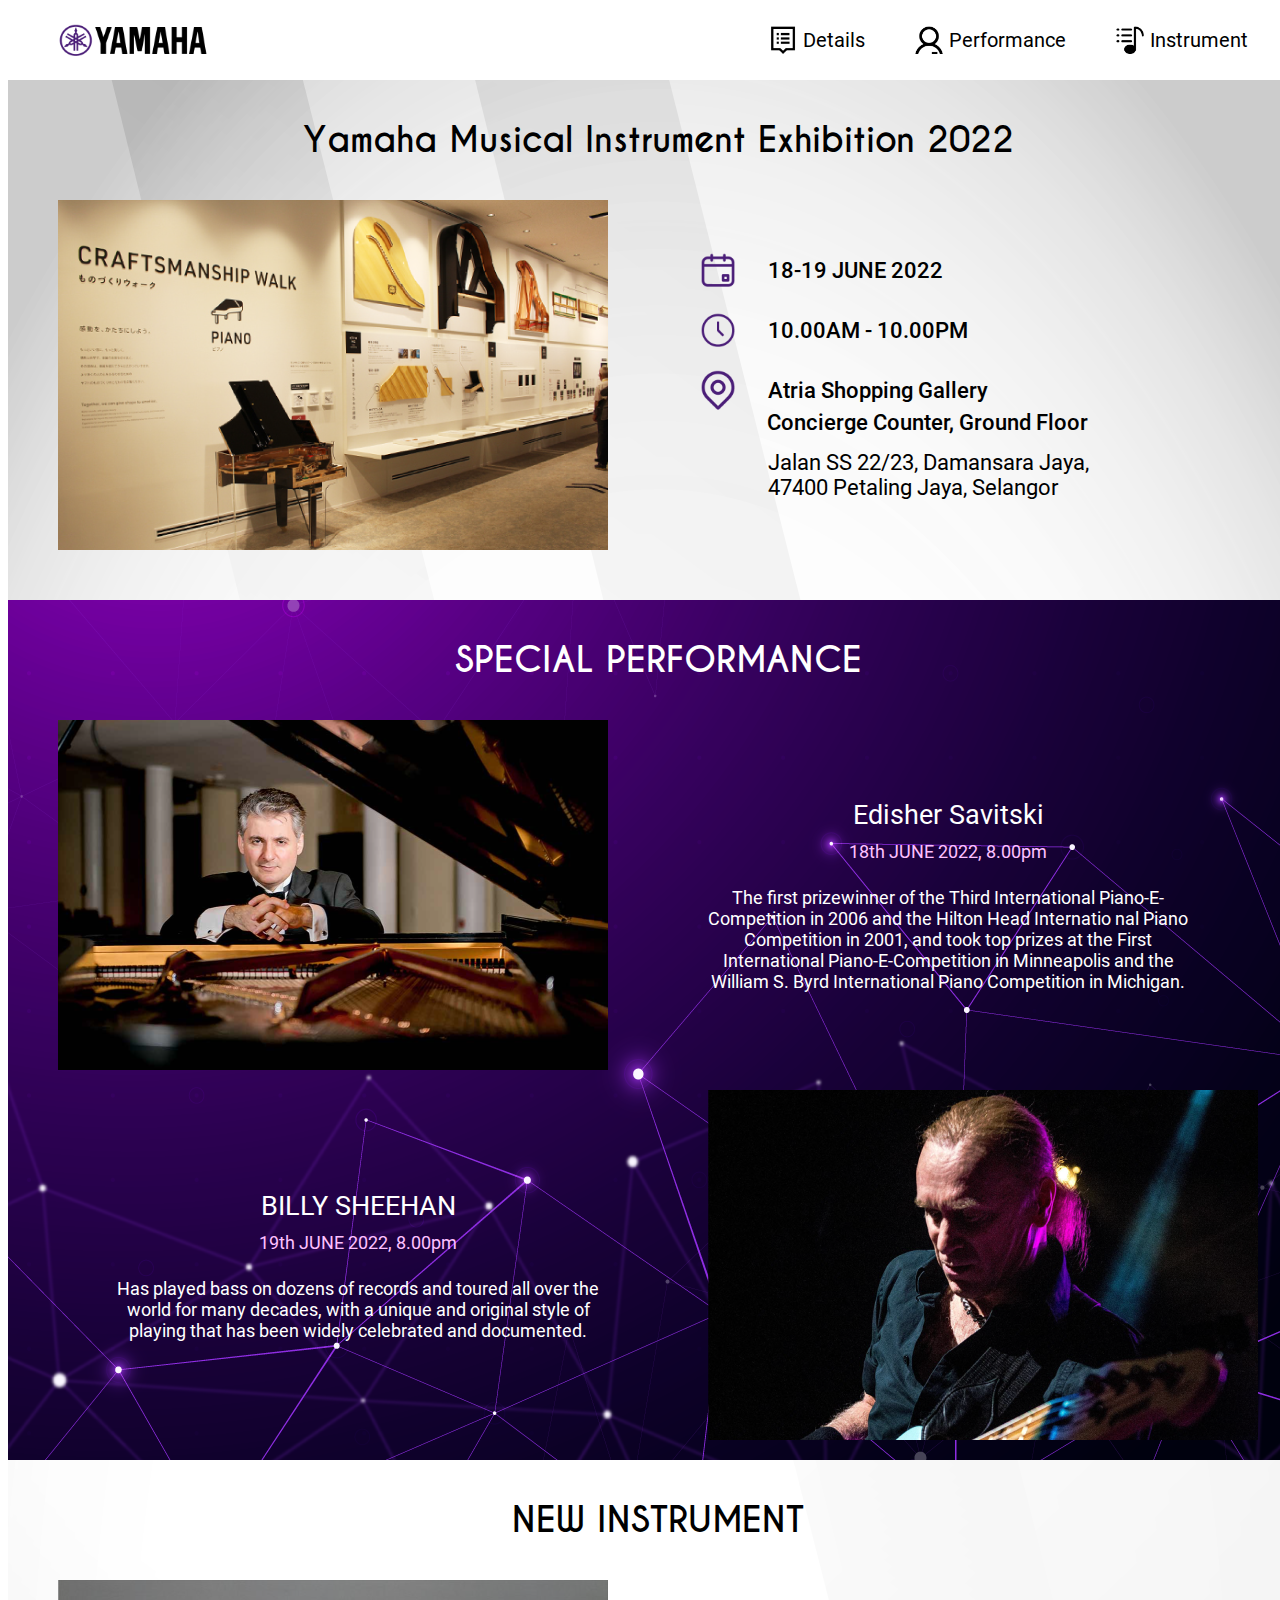
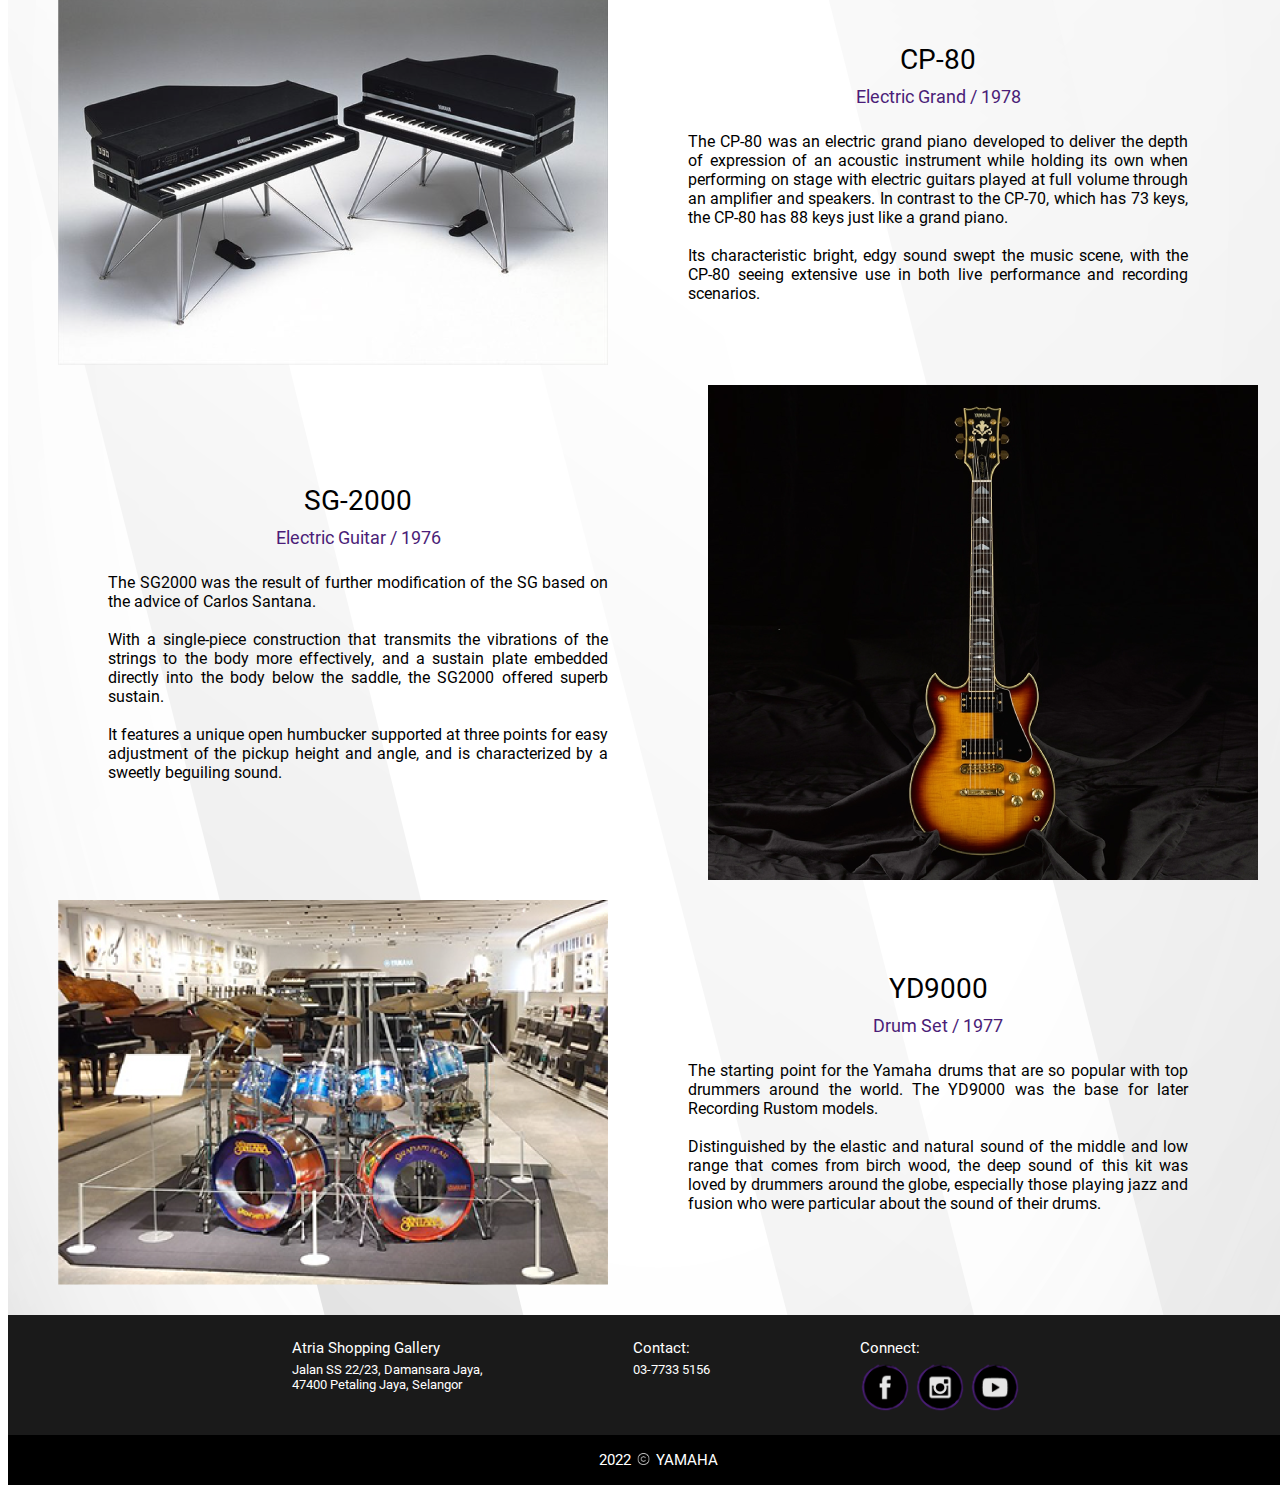
<file: index.html>
<!doctype html>
<html>
<head>
<meta charset="utf-8">
<title>assignment-1</title>
<link href="css/layout.css" rel="stylesheet" type="text/css">
</head>

<body>
	
	<div class="main-layout">
		
		<div class="header">
			<div class="logo"><img src="img/logo.png" alt=""/></div>
			<div class="menu">
				<ul class="nav">
				<li class="nav-item"><a href="#yamaha" class="nav-link nav-link-img smoothbutton"><img class="logo-icon" src="img/Details.png" alt=""/>Details</a></li>
				<li class="nav-item"><a href="#sp" class="nav-link nav-link-img smoothbutton"><img class="logo-icon" src="img/Performance.png" alt=""/>Performance</a></li>
				<li class="nav-item"><a href="#ni" class="nav-link nav-link-img smoothbutton"><img class="logo-icon" src="img/Instrument.png" alt=""/>Instrument</a></li>
				</ul>
			</div>
		</div>
	

		
	<div class="header-box" id="yamaha"><div class="tittle-text">Yamaha Musical Instrument Exhibition 2022</div></div>
	
	<div class="yamaha-box">
		<div class="yamaha-img"><img src="img/1.1.png" alt=""/></div>
		<div class="yamaha-text-box">
			<div class="yamaha-text">  
			<div class="text"><img class="yamaha-icon" src="img/date.png" alt=""/>18-19 JUNE 2022</div>
									
			<div class="text"><img class="yamaha-icon" src="img/time.png" alt=""/>10.00AM - 10.00PM</div>
									
			<div class="location"><img class="yamaha-icon" src="img/location.png" alt=""/>Atria Shopping Gallery</div>
			<div class="location1">Concierge Counter, Ground Floor</div>
				
			<div class="address">Jalan SS 22/23, Damansara Jaya,<br>
								47400 Petaling Jaya, Selangor</div>
 			 </div>
		</div>
	</div>
			
	
	<div class="sp-hold">
	<div class="tittle-box" id="sp"><div class="tittle-text1">SPECIAL PERFORMANCE</div></div>
	
	<div class="sp-box">
		<div class="sp-img"><img src="img/a2.png" alt=""/></div>
		<div class="sp-text-box">
			<div class="sp-text">  
			<div class="sp-text-tittle">Edisher Savitski</div>
									
			<div class="sp-time">18th JUNE 2022, 8.00pm</div>
									
			<div class="sp-textlist">The first prizewinner of the Third International Piano-E-Competition in 2006 and the Hilton Head Internatio nal Piano Competition in 2001, and took top prizes at the First International Piano-E-Competition in Minneapolis and the William S. Byrd International Piano Competition in Michigan. </div>
 			 </div>
		</div>
	</div>
	
	<div class="sp-box">
		<div class="sp-text-box">
			<div class="sp-text2">  
			<div class="sp-text-tittle2">BILLY SHEEHAN</div>
									
			<div class="sp-time2">19th JUNE 2022, 8.00pm</div>
									
			<div class="sp-textlist2">Has played bass on dozens of records and toured all over the world for many decades, with a unique and original style of playing that has been widely celebrated and documented.</div>
 			 </div>
		</div>
		<div class="sp-img"><img src="img/a1.png" alt=""/></div>
	</div>
	</div>
	
	<div class="tittle-box" id="ni"><div class="tittle-text2">NEW INSTRUMENT</div></div>
	
	<div class="ni-box">
		<div class="ni-img"><img src="img/p1.png" alt=""/></div>
		<div class="ni-text-box">
			<div class="ni-text">  
			<div class="ni-text-tittle">CP-80</div>
									
			<div class="ni-small-tittle">Electric Grand / 1978</div>
									
			<div class="ni-textlist">The CP-80 was an electric grand piano developed to deliver the depth of expression of an acoustic instrument while holding its own when performing on stage with electric guitars played at full volume through an amplifier and speakers. In contrast to the CP-70, which has 73 keys, the CP-80 has 88 keys just like a grand piano.<br><br>
			Its characteristic bright, edgy sound swept the music scene, with the CP-80 seeing extensive use in both live performance and recording scenarios.</div>
 			 </div>
		</div>
	</div>
	
	<div class="ni-box2">
		<div class="ni-text-box2">
			<div class="ni-text2">  
			<div class="ni-text-tittle2">SG-2000</div>
									
			<div class="ni-small-tittle2">Electric Guitar / 1976</div>
									
			<div class="ni-textlist2">The SG2000 was the result of further modification of the SG based on the advice of Carlos Santana.<br><br>
			With a single-piece construction that transmits the vibrations of the strings to the body more effectively, and a sustain plate embedded directly into the body below the saddle, the SG2000 offered superb sustain.<br><br>
			It features a unique open humbucker supported at three points for easy adjustment of the pickup height and angle, and is characterized by a sweetly beguiling sound.</div>
 			 </div>
		</div>
		<div class="ni-img2"><img src="img/p2.png" alt=""/></div>
	</div>
	
	<div class="ni-box3">
		<div class="ni-img"><img src="img/p3.png" alt=""/></div>
		<div class="ni-text-box">
			<div class="ni-text">  
			<div class="ni-text-tittle">YD9000</div>
									
			<div class="ni-small-tittle">Drum Set / 1977</div>
									
			<div class="ni-textlist">The starting point for the Yamaha drums that are so popular with top drummers around the world. The YD9000 was the base for later Recording Rustom models.<br><br>
			Distinguished by the elastic and natural sound of the middle and low range that comes from birch wood, the deep sound of this kit was loved by drummers around the globe, especially those playing jazz and fusion who were particular about the sound of their drums.</div>
 			 </div>
		</div>
	</div>
	
	<div class="bottom-box">
		<div class="bottom-text">
			<div class="bottom">
			<div class="bottom-text-tittle">Atria Shopping Gallery</div>
			<div class="bottom-text-list">Jalan SS 22/23, Damansara Jaya,<br>
										  47400 Petaling Jaya, Selangor</div>
			</div>
			<div class="bottom2">
			<div class="bottom-text-tittle">Contact:</div>
			<div class="bottom-text-list">03-7733 5156</div>
			</div>
				
		  <div class="bottom3">
			<div class="bottom-text-tittle">Connect:</div>
			<div class="bottom-text-list3">
				<a href="https://www.facebook.com/YamahaMusicMalaysia/" class="bottom-icon"><img src="img/fb.png" alt=""/></a>
				<a href="https://www.instagram.com/yamahamusicmalaysia/" class="bottom-icon"><img src="img/insta.png" alt=""/></a>
				<a href="https://www.youtube.com/c/YamahaMusicMalaysiaOfficial" class="bottom-icon"><img src="img/yt.png" alt=""/></a>
			  </div>
		  </div>
		</div>
	</div>
	
	<div class="cr-box">
	<div class="cr-text"> 2022 <img class="cr-icon" src="img/copyright-2.png" alt=""/> YAMAHA </div>
	</div>

	
	</div>
<script src="https://cdnjs.cloudflare.com/ajax/libs/jquery/3.2.1/jquery.min.js"></script>
	<script>
$('.smoothbutton').on('click',function (e) {
  var target = this.hash,
      $target = $(target);

  $('html, body').stop().animate({
    'scrollTop': $target.offset().top-80
  }, 900, 'swing', function () {
    window.location.hash = target;
  });
});
	</script>
	
</body>
</html>
</file>
<file: css/layout.css>
@charset "utf-8";

@font-face {
	src: url("../font/roboto-regular.ttf");
	font-family: roboto-regular;
}

@font-face {
	src: url("../font/roboto-thin.ttf");
	font-family: roboto-thin;
}

@font-face {
	src: url("../font/Roboto-Medium.ttf");
	font-family: roboto-medium;
}

@font-face {
	src: url("../font/rockwell.TTF");
	font-family: rockwell;
}

@font-face {
	src: url("../font/CaviarDreams_Bold.ttf");
	font-family: caviar-bold;
}


.main-layout {
	width: 1300px;
	margin: auto;
	background-image: url("../img/bg.png");
}

.logo {
	width: 150px;
	display: flex;
	align-items: center;
}

img {
	width: 100%;
}

.header-box {
	margin: auto;
	display: flex;
	align-items: center;
	width: 1300px;
	height: 120px;
	margin-top: 80px;
}

.header {
	width: 1200px;
	height: 80px;
	display: flex;
	justify-content: space-between;
	position: fixed;
	top: 0;
	background-color: white;
	padding-left: 50px;
    padding-right: 50px;
}

.nav {
	list-style: none;
	padding: 0;
}

.nav-item {
	display: inline-block;
	margin-left: 20px;
}

.menu {
	display:flex;
	align-items: center;
	height: 80px;
}

.nav-link {
	color: #000000;
	text-decoration:none;
	font-size: 20px;
	font-family: roboto-regular;
}

.nav-link:hover {
	color: #4B1E78;
}

.nav-link-img {
	display: flex;
	align-items: center;
	padding-left: 10px;
	padding-right: 10px;
}

.logo-icon {
	height: 30px;
	width: 30px;
	margin: 5px;
}


.tittle-box {
	margin: auto;
	display: flex;
	align-items: center;
	width: 1200px;
	height: 120px;
}

.tittle-text {
	align-items: center;
	text-align: center;
	width: 1300px;
	font-size: 34px;
	font-family: caviar-bold;
}

.tittle-text1 {
	align-items: center;
	text-align: center;
	width: 1200px;
	font-size: 35px;
	color: white;
	font-family: caviar-bold;
}

.tittle-text2 {
	align-items: center;
	text-align: center;
	width: 1200px;
	font-size: 35px;
	font-family: caviar-bold;
}


.yamaha-box {
	width: 1200px;
	height: 350px;
	margin: auto;
	display: flex;
	margin-bottom: 50px;
}

.yamaha-img {
	width: 550px;
	height: 350px;
	float: left;
}

.yamaha-text-box {
	width: 650px;
	height: 350px;
	display: flex;
	align-items: center;
}

.yamaha-text {
    color: black;
    padding-left: 40px;
    /* text-align: left;
	padding: 0; 
    display: flex;
    align-items: center; */
}

.yamaha-icon {
	height: 40px;
	width: 40px;
	margin-right: 30px;
}

.text {
	padding-left: 50px;
    display: flex;
	align-items: center;
	margin-bottom: 20px;
	font-size: 22px;
	font-family: roboto-medium;
}

.location {
	padding-left: 50px;
    display: flex;
	align-items: center;
	font-size: 22px;
	font-family: roboto-medium;
}

.location1 {
	padding-left: 119px;
	margin-bottom: 15px;
	font-size: 22px;
	font-family: roboto-medium;
}

.address {
	padding-left: 120px;
	font-size: 22px;
	font-family: roboto-regular;
}

.sp-hold {
	margin: auto;
	width: 1300px;
	height: 860px;
	background-image: url("../img/bg-1.png")
}

.sp-box {
	width: 1200px;
	height: 350px;
	margin: auto;
	display: flex;
	margin-bottom: 20px;
}

.sp-img {
	width: 550px;
	height: 350px;
	float: left;
}

.sp-text-box {
	width: 650px;
	height: 350px;
	display: flex;
	align-items: center;
}

.sp-text {
    color: black;
	margin-left: 10px;
}

.sp-text-tittle {
	padding-left: 80px;
    text-align: center;
	margin-bottom: 10px;
	color: white;
	font-size: 27px;
	font-family: roboto-regular;
	width: 500px;
}

.sp-time {
	padding-left: 80px;
	text-align: center;
	color: #fdc0ff;
	margin-bottom: 25px;
	font-size: 18px;
	font-family: roboto-regular;
	width: 500px;
}

.sp-textlist {
	padding-left: 80px;
    display: flex;
	align-items: center;
	color: white;
	font-size: 18px;
	font-family: roboto-regular;
	width: 500px;
    text-align: center;
}

.sp-text2 {
    color: black;
}

.sp-text-tittle2 {
	text-align: center;
    margin-bottom: 10px;
    color: white;
    font-size: 27px;
    font-family: roboto-regular;
    width: 500px;
    padding-left: 50px;
}

.sp-time2 {
    text-align: center;
    color: #fdc0ff;
    margin-bottom: 25px;
    font-size: 18px;
    font-family: roboto-regular;
    width: 500px;
    padding-left: 50px;
}

.sp-textlist2 {
	display: flex;
    align-items: center;
    color: white;
    font-size: 18px;
    font-family: roboto-regular;
    width: 500px;
    padding-left: 50px;
    text-align: center;
}


.ni-box {
	width: 1200px;
	height: 385px;
	margin: auto;
	display: flex;
	margin-bottom: 20px;
}

.ni-box3 {
	width: 1200px;
	height: 385px;
	margin: auto;
	display: flex;
	margin-bottom: 30px;
}

.ni-img {
	width: 550px;
	height: 385px;
	float: left;
}

.ni-text-box {
	width: 650px;
	height: 385px;
	display: flex;
	align-items: center;
}

.ni-text {
    color: black;
    font-size: 24px;
}

.ni-text-tittle {
	padding-left: 80px;
    text-align: center;
    margin-bottom: 10px;
    font-size: 28px;
    font-family: roboto-regular;
    width: 500px;
}

.ni-small-tittle {
	padding-left: 80px;
    text-align: center;
    color: #4B1E78;
    margin-bottom: 25px;
    font-size: 18px;
    font-family: roboto-regular;
    width: 500px;
}

.ni-textlist {
	padding-left: 80px;
    display: flex;
    align-items: center;
    font-size: 16px;
    font-family: roboto-regular;
    width: 500px;
	text-align: justify;
}

.ni-box2 {
	width: 1200px;
	height: 495px;
	margin: auto;
	display: flex;
	margin-bottom: 20px;
}

.ni-text-box2 {
	width: 650px;
	height: 495px;
	display: flex;
	align-items: center;
}

.ni-img2 {
	width: 550px;
	height: 495px;
	float: left;
}

.ni-text2 {
    color: black;
    font-size: 24px;
}

.ni-text-tittle2 {
	padding-left: 50px;
    text-align: center;
    margin-bottom: 10px;
    font-size: 28px;
    font-family: roboto-regular;
    width: 500px;
}

.ni-small-tittle2 {
	text-align: center;
    color: #4B1E78;
    margin-bottom: 25px;
    font-size: 18px;
    font-family: roboto-regular;
    padding-left: 50px;
    width: 500px;
}

.ni-textlist2 {
	display: flex;
    align-items: center;
    font-size: 16px;
    font-family: roboto-regular;
    width: 500px;
    padding-left: 50px;
    text-align: justify;
}


.bottom-box {
	margin: auto;
	background-color: #1A1A1A;
	display: flex;
	align-items: center;
	width: 1300px;
	height: 120px;
}

.bottom-text {
	margin: auto;
}

.bottom {
	color: #FFFFFF;
	text-align: left;
	float: left;
}

.bottom2 {
	color: #FFFFFF;
	padding-left: 150px;
	text-align: left;
	float: left;
}

.bottom3 {
	color: #FFFFFF;
	padding-left: 150px;
	text-align: left;
	float: left;
}

.bottom-text-tittle {
	font-size: 15px;
	font-family: roboto-regular;
	margin-bottom: 5px;
}

.bottom-text-list {
	font-size: 13px;
	font-family: roboto-regular;

}

.bottom-text-list3 {
	display: flex;
    justify-content: flex-start;
}

.bottom-icon {
	width: 50px;
    height: 50px;
    padding-right: 5px;
}


.cr-box {
	margin: auto;
	background-color: black;
	display: flex;
	align-items: center;
	width: 1300px;
	height: 50px;
}

.cr-text {
	color: #FFFFFF;
	width: 1300px;
	text-align: center;
	font-size: 15px;
	font-family: roboto-regular;

}

.cr-icon {
	width: 13px;
	margin-left: 2px;
	margin-right: 2px;
}
</file>
